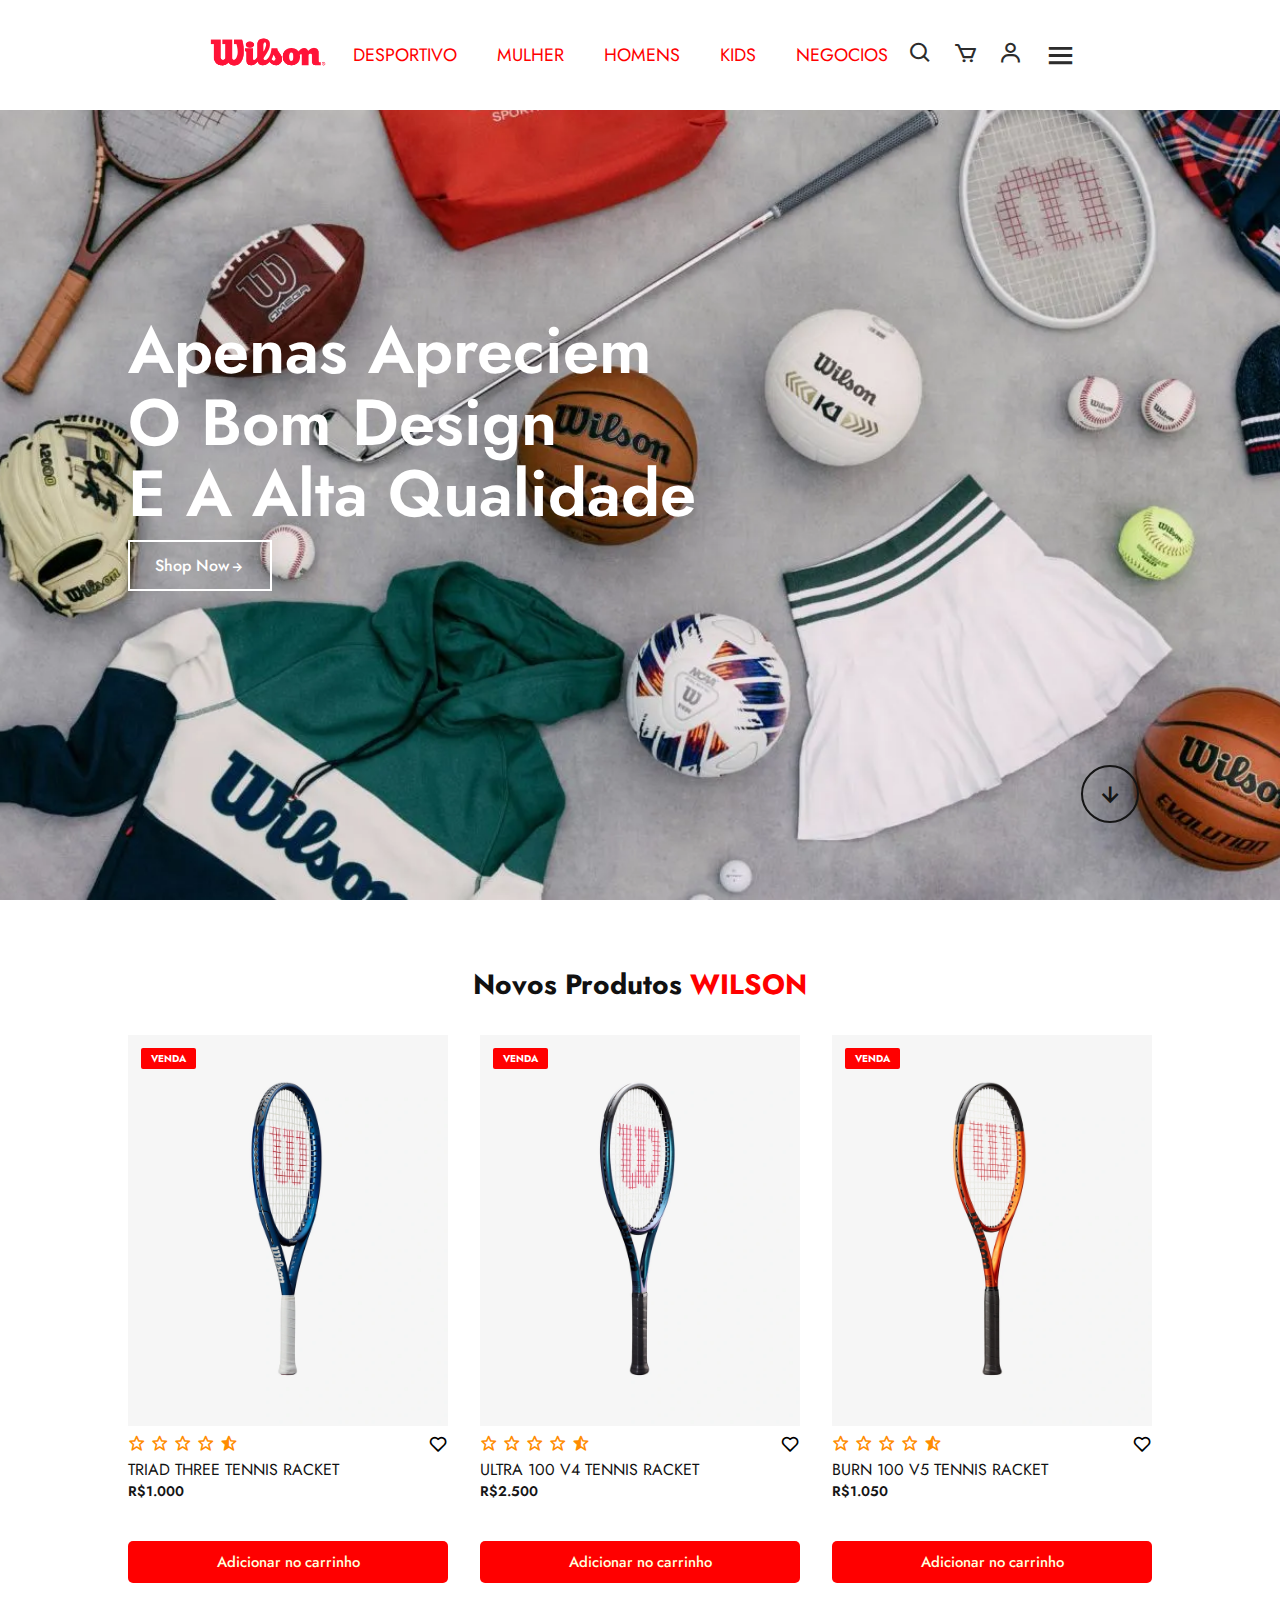
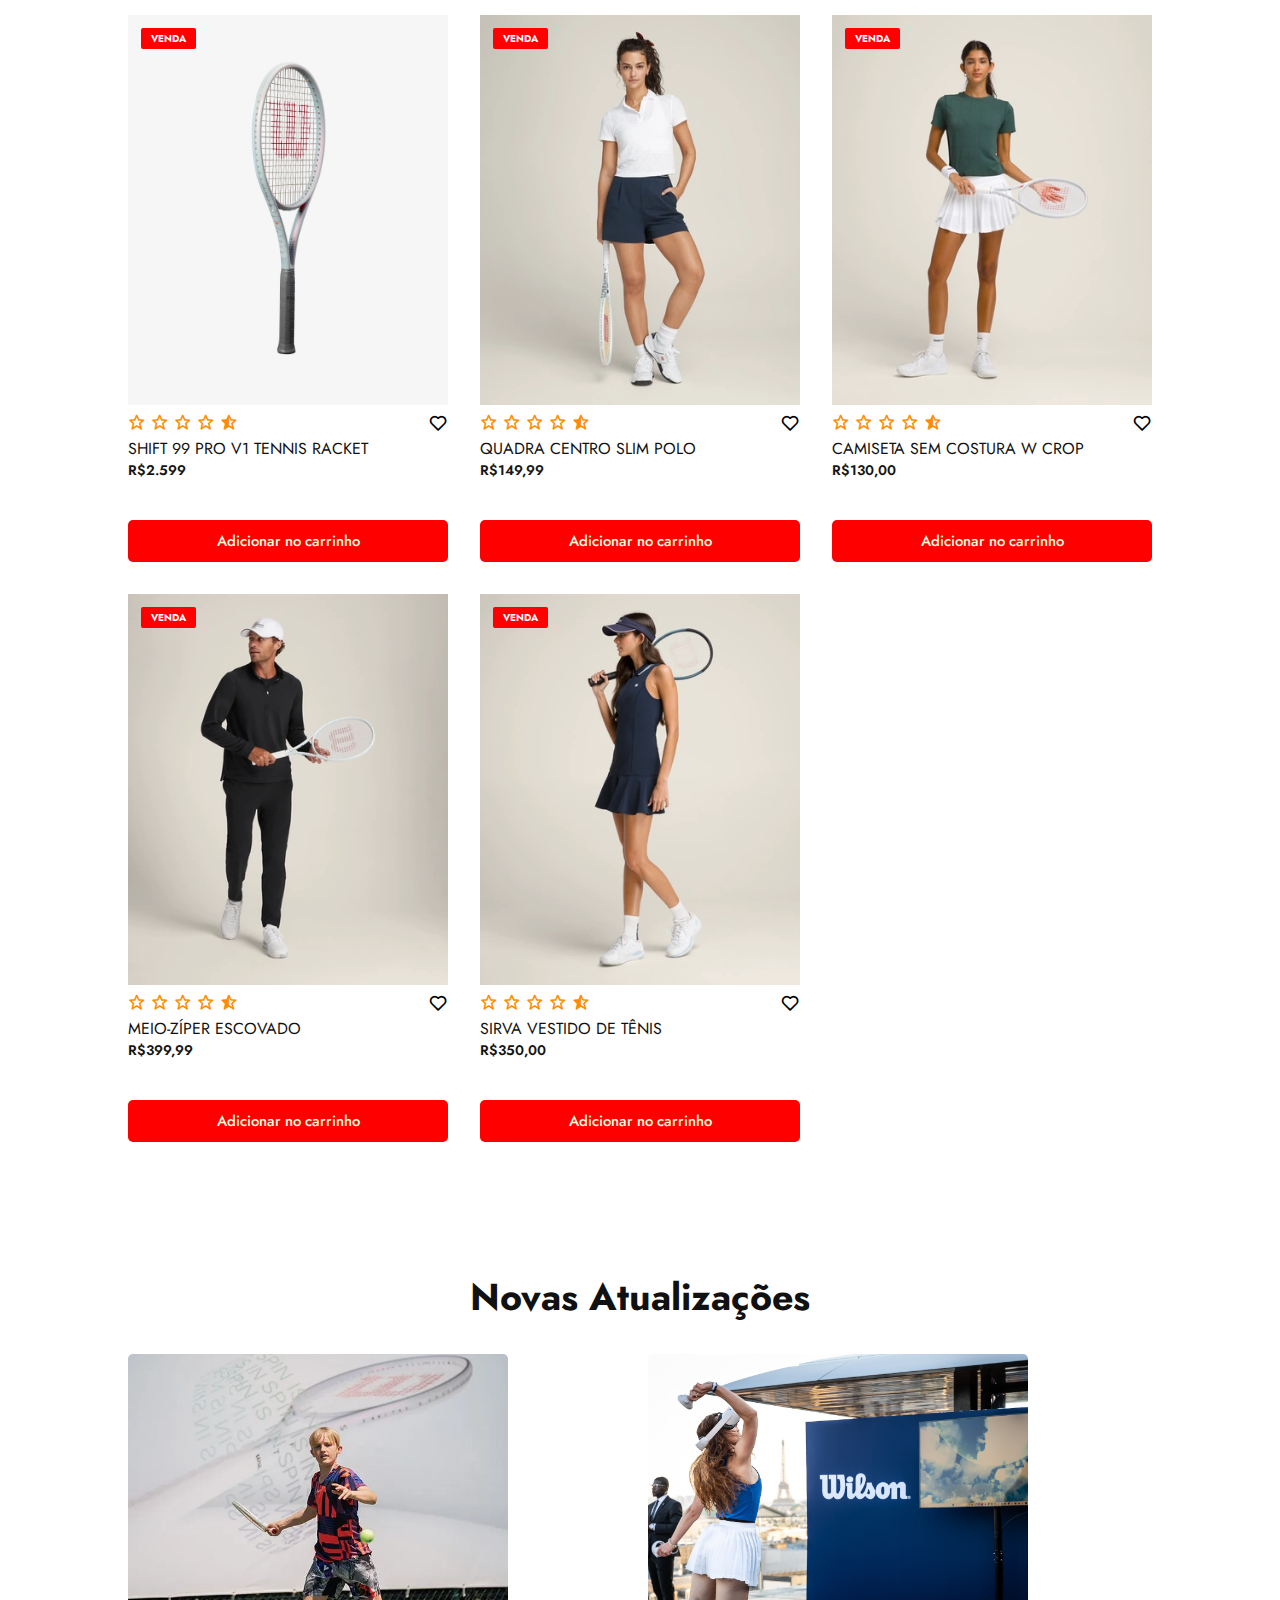
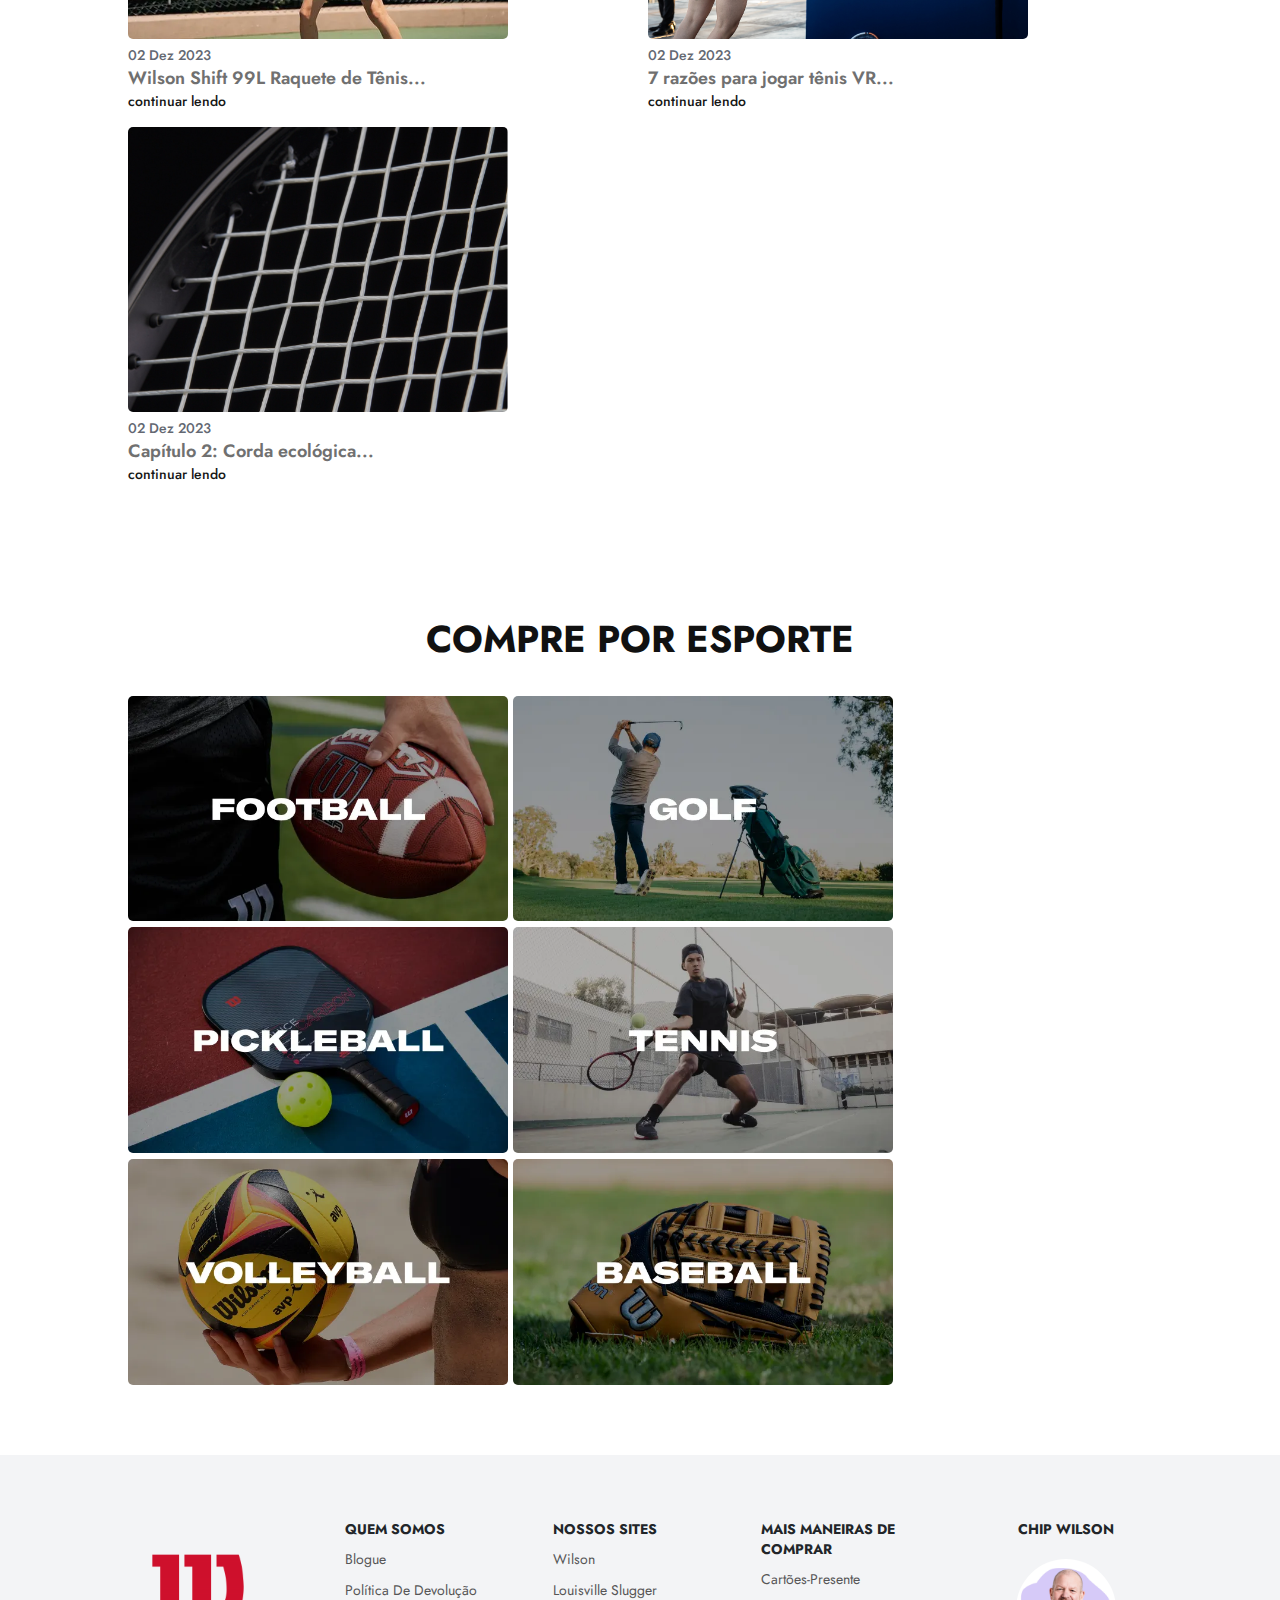
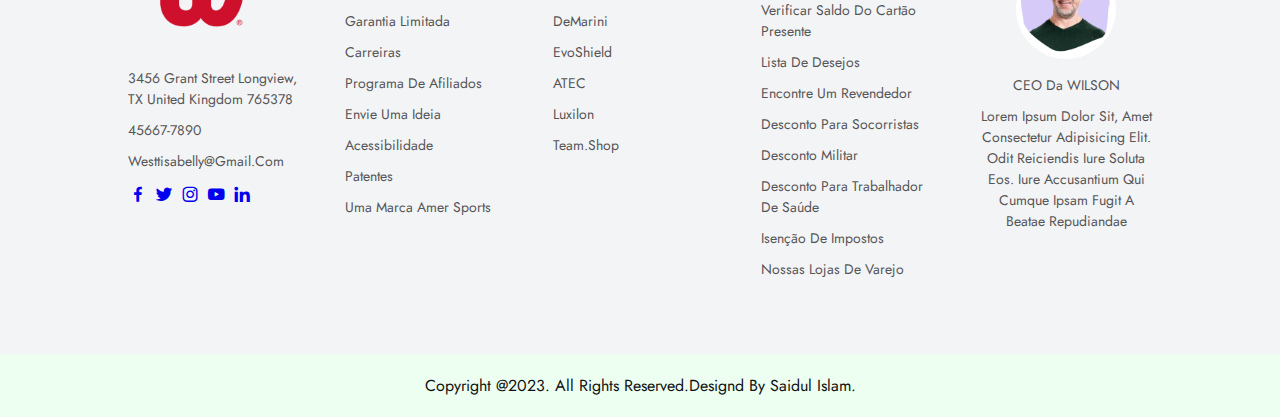
<file: index.html>
<!DOCTYPE html>
<html lang="pt-br">
<head>
    <meta charset="UTF-8">
    <meta name="viewport" content="width=device-width, initial-scale=1.0">
    <title>WILSON</title>
    <link rel="stylesheet" href="style.css">
    <link href='https://unpkg.com/boxicons@2.1.4/css/boxicons.min.css' rel='stylesheet'>
    <link rel="preconnect" href="https://fonts.googleapis.com">
<link rel="preconnect" href="https://fonts.gstatic.com" crossorigin>
<link href="https://fonts.googleapis.com/css2?family=Jost:wght@100;200;300;400;500;600;700&display=swap" rel="stylesheet">

</head>
<body>
    
    <header> 
          <nav class="nav"> 
            
        <a href="#" class="logo"><img src="logo-wilson-256.png" alt=""></a>


        <ul class= "navmenu">
            <li><a href= "#" >DESPORTIVO</a></li>
            <li><a href= "#" >MULHER</a></li>
            <li><a href= "#" >HOMENS</a></li>
            <li><a href= "#" >KIDS</a></li>
            <li><a href= "#" >NEGOCIOS</a></li>
           
        </ul>

          
        <div class="nav-icon">

            <a href= "#" ><i class='bx bx-search'></i></a>
                <a href= "#" ><i class='bx bx-cart'></i></a>
                    <a href= "index2.html"  ><i class='bx bx-user'></i></a>

                    
              
                <div class= "bx bx-menu" id="menu-icon"></div>
                   
            </div>
            
          </nav> 

    </header>
    


    <section class="main-home">
        <div class="main-text">
            
<h1>Apenas apreciem <br> o bom design  <br>e a alta qualidade</h1>


<a href= "#trending" class="main-btn">Shop Now<i class='bx bx-right-arrow-alt'></i></a>
        </div>
        <div class="down-arrow">
            <a href="#trending" class="down"><i class= 'bx bx-down-arrow-alt'></i></a>
        </div>
    </section>

    

    <section class="trending-product" id="trending">
        <div class="center-text">
            <h2>Novos produtos <span>WILSON</span></h2>
        </div>
        <div class="product">
            <div class="row">
                <img src="WR056511U__c8b090e2dbffee979a1808ba581117b3.webp" alt="" class="product-img">
        
                <div class="product-text">
                    <h5>venda</h5>
            </div>
                <div class="heart-icon">
                    <i class='bx bx-heart'></i>
                </div>
                <div class="ratting">
                    <i class= 'bx bx-star' ></i>
                    <i class= 'bx bx-star' ></i>
                    <i class= 'bx bx-star' ></i>
                    <i class= 'bx bx-star' ></i>
                    <i class= 'bx bxs-star-half' ></i>

                </div>
                <div class="price">
                    <h4>TRIAD THREE TENNIS RACKET</h4>
                    <p>R$1.000</p>
                </div>
                <div class="compra">
                    <button><a href="#">Adicionar no carrinho</a></button>
                </div>
            </div>

                <div class="row">
                    <img src="raquet2.webp" alt="" class="product-img">
                
                    <div class="product-text">
                        <h5>venda</h5>
                    </div>
                    <div class="heart-icon">
                        <i class='bx bx-heart'></i>
                    </div>
                    <div class="ratting">
                        <i class='bx bx-star' ></i>
                        <i class='bx bx-star' ></i>
                        <i class='bx bx-star' ></i>
                        <i class='bx bx-star' ></i>
                        <i class='bx bxs-star-half' ></i>
    
                    </div>
                    <div class="price">
                        <h4>ULTRA 100 V4 TENNIS RACKET</h4>
                        <p>R$2.500</p>
                    </div>
                    <div class="compra">
                        <button><a href="#">Adicionar no carrinho</a></button>
                    </div>
                </div>

                    <div class="row">
                        <img src="raquet3.webp" alt="" class="product-img">
                    
                        <div class="product-text">
                            <h5>venda</h5>
                        </div>
                        <div class="heart-icon">
                            <i class='bx bx-heart'></i>
                        </div>
                        <div class="ratting">
                            <i class='bx bx-star' ></i>
                            <i class='bx bx-star' ></i>
                            <i class='bx bx-star' ></i>
                            <i class='bx bx-star' ></i>
                            <i class='bx bxs-star-half' ></i>
        
                        </div>
                        <div class="price">
                            <h4>BURN 100 V5 TENNIS RACKET</h4>
                            <p>R$1.050</p>
                        </div>
                        <div class="compra">
                            <button><a href="#">Adicionar no carrinho</a></button>
                        </div>
                    </div>

                        <div class="row">
                            <img src="raquet4.webp" alt="" class="product-img">
                    
                            <div class="product-text">
                                <h5>venda</h5>
                            </div>
                            <div class="heart-icon">
                                <i class='bx bx-heart'></i>
                            </div>
                            <div class="ratting">
                                <i class='bx bx-star' ></i>
                                <i class='bx bx-star' ></i>
                                <i class='bx bx-star' ></i>
                                <i class='bx bx-star' ></i>
                                <i class='bx bxs-star-half' ></i>
            
                            </div>
                            <div class="price">
                                <h4>SHIFT 99 PRO V1 TENNIS RACKET</h4>
                                <p> R$2.599</p>
                            </div> 
                            <div class="compra">
                                <button><a href="#">Adicionar no carrinho</a></button>
                            </div>
                        </div> 

                        <div class="row">
                            <img src="WL1132104__00be9f2c0c4e98473ac7552ad5416e88.webp" alt="" class="product-img">
                    
                            <div class="product-text">
                                <h5>venda</h5>
                            </div>
                            <div class="heart-icon">
                                <i class='bx bx-heart'></i>
                            </div>
                            <div class="ratting">
                                <i class='bx bx-star' ></i>
                                <i class='bx bx-star' ></i>
                                <i class='bx bx-star' ></i>
                                <i class='bx bx-star' ></i>
                                <i class='bx bxs-star-half' ></i>
            
                            </div>
                            <div class="price">
                                <h4>QUADRA CENTRO SLIM POLO</h4>
                                <p> R$149,99</p>
                            </div> 
                            <div class="compra">
                                <button><a href="#">Adicionar no carrinho</a></button>
                            </div>
                        </div> 



                        <div class="row">
                            <img src="camiseta.webp" alt="" class="product-img">
                    
                            <div class="product-text">
                                <h5>venda</h5>
                            </div>
                            <div class="heart-icon">
                                <i class='bx bx-heart'></i>
                            </div>
                            <div class="ratting">
                        <i class='bx bx-star' ></i>
                              <i class='bx bx-star' ></i>
                               <i class='bx bx-star' ></i>
                               <i class='bx bx-star' ></i>
                               <i class='bx bxs-star-half' ></i>
            
                            </div>
                            <div class="price">
                                <h4>CAMISETA SEM COSTURA W CROP</h4>
                                <p> R$130,00</p>
                            </div> 
                            <div class="compra">
                                <button><a href="#">Adicionar no carrinho</a></button>
                            </div>
                        </div> 

                        <div class="row">
                            <img src="camiseta2.webp" alt="" class="product-img">
                             
                            <div class="product-text">
                                <h5>venda</h5>
                            </div>
                            <div class="heart-icon">
                                <i class='bx bx-heart'></i>
                            </div>
                            <div class="ratting">
                                <i class='bx bx-star' ></i>
                                <i class='bx bx-star' ></i>
                                <i class='bx bx-star' ></i>
                                <i class='bx bx-star' ></i>
                                <i class='bx bxs-star-half' ></i>
            
                            </div>
                            <div class="price">
                                <h4>MEIO-ZÍPER ESCOVADO</h4>
                                <p> R$399,99</p>
                            </div> 
                            <div class="compra">
                                <button><a href="#">Adicionar no carrinho</a></button>
                            </div>
                         </div>  


                        <div class="row">
                            <img src="vestido.webp" alt="" class="product-img">
                            
                            <div class="product-text">
                                <h5>venda</h5>
                            </div>
                            <div class="heart-icon">
                                <i class='bx bx-heart'></i>
                            </div>
                            <div class="ratting">
                                <i class='bx bx-star' ></i>
                                <i class='bx bx-star' ></i>
                                <i class='bx bx-star' ></i>
                                <i class='bx bx-star' ></i>
                                <i class='bx bxs-star-half' ></i>
            
                            </div>
                            <div class="price">
                                <h4>SIRVA VESTIDO DE TÊNIS </h4>
                                <p> R$350,00</p>
                            </div> 
                            <div class="compra">
                                <button><a href="#">Adicionar no carrinho</a></button>
                               
                            </div>
                         </div> 
                         
        </div>
     </section>

    
    <section class="Update-news">
        <div class="up-center-text">
            <h2>Novas Atualizações</h2>
        </div>

        <div class="update-cart">
            <div class="cart">
                <img src="JR_2_TEASER_640x480.webp" alt="">
                <h5>02 Dez 2023</h5>
                <h4>Wilson Shift 99L Raquete de Tênis... </h4>
             <h6>continuar lendo</h6>
             </div>

             <div class="cart">
                <img src="PREVIEW (7).webp" alt="">
                <h5>02 Dez 2023</h5>
                <h4>7 razões para jogar tênis VR... </h4>
                
             <h6>continuar lendo</h6>

            </div>
             <div class="cart">
                <img src="PREVIEW (8).webp" alt="">
                <h5>02 Dez 2023</h5>
                <h4>Capítulo 2: Corda ecológica...</h4>
             
             <h6>continuar lendo</h6>
             
                    </div>
        </div>
    </section>

   

    <section class="esport">
        <div class="sport">
            <h2>COMPRE POR ESPORTE</h2>
        </div>
        <div class="tennis">
           
            <img src="640x380_Nav_Football_0.webp" alt=""></a>
            <img src="640x380_Nav_Golf_0.webp" alt="">
            <img src="640x380_Nav_Pickleball_0.webp" alt="">
            <img src="640x380_Nav_Tennis_0.webp" alt="">
            <img src="640x380_Nav_Volleyball_0.webp" alt="">
            <img src="MicrosoftTeams-image (17)_2.webp" alt="">
        </div>
    </section>

   

    <section class="contact">
        <div class="contact-info">
            <div class="first-info">
            <img src="wilson-logo-0-768x784.png" alt="">
    
        
            <p>3456 Grant Street Longview, <br> TX united kingdom 765378</p>
            <p>45667-7890</p>
            <p>westtisabelly@gmail.com </p>
    
             <div class="social-icon">
                <a href="#"><i class='bx bxl-facebook'></i></a>
                <a href="#"><i class='bx bxl-twitter' ></i></a>
                <a href="#"><i class='bx bxl-instagram' ></i></a>
                <a href="#"><i class='bx bxl-youtube' ></i></a>
                <a href="#"><i class='bx bxl-linkedin' ></i></a>
             </div>
            </div>

        <div class="second-info">
            <h4>Quem somos</h4>
            
<p>Blogue</p>
<p>Política de devolução</p>
<p>Garantia limitada</p>
<p>Carreiras</p>
<p>Programa de Afiliados</p>
<p>Envie uma Ideia</p>
<p>Acessibilidade</p>
<p>Patentes</p>
<p>uma marca Amer Sports</p>
</div>

        <div class="third-info">
            <h4> Nossos Sites</h4>
            
            <p>Wilson </p>
            <p>Louisville Slugger</p>
            <p>DeMarini</p>
            <p>EvoShield </p>
            <p>ATEC </p>
            <p>Luxilon </p>
            <p>Team.Shop</p>
        </div>

        <div class="fourth-info">
            <h4> Mais maneiras de comprar</h4>
            
            <p>Cartões-presente  <p></p>
            <p>Verificar Saldo do Cartão Presente</p>
            <p>Lista de desejos </p>
            <p>Encontre um revendedor </p>
            <p>Desconto para socorristas </p>
            <p>Desconto Militar </p>
            <p>Desconto para Trabalhador de Saúde </p>
            <p>Isenção de Impostos </p>
            <p>Nossas Lojas de Varejo </p>
        </div>

        
            <div class="reviews">
                <h4>Chip Wilson</h4>
                <img src="R.png" alt="">
                <p>CEO da WILSON</p>
                <p>Lorem ipsum dolor sit, amet consectetur adipisicing elit. <br> Odit reiciendis iure soluta eos.
                     Iure accusantium qui cumque ipsam fugit a beatae repudiandae <br> 
    
            </div>
            
                    
        </div>
        </div>
    </div>
    </section>

    

    <div class="end-text">
        <p>Copyright @2023. All Rights Reserved.Designd By Saidul Islam. </p>
    </div>

    <script src="java.js"></script>
</body>
</html>
</file>
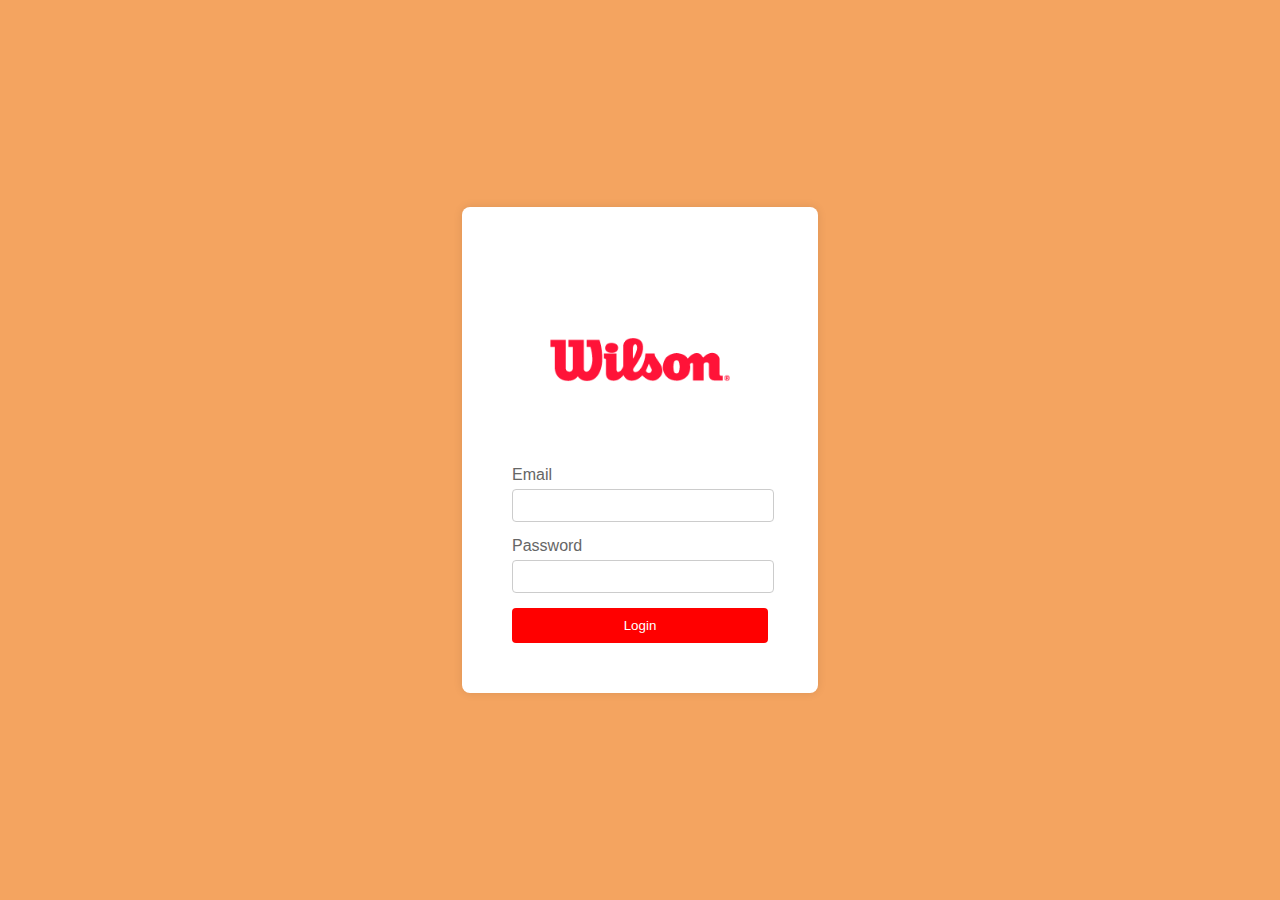
<file: index2.html>
<!DOCTYPE html>
<html lang="pt-br">
<head>
    <meta charset="UTF-8">
    <meta name="viewport" content="width=device-width, initial-scale=1.0">
    <title>Document</title>
    <link rel="stylesheet" href="style2.css">
</head>
<body>
    <div class="container">
        <form class="login-form">
            <div class="logo-img">
                <img src="logo-wilson-256.png" alt="">
            </div>
          <!-- <h2>Login</h2> -->
          <div class="input-container">
            <label for="Email">Email</label>
            <input type="text" id="Email" name="Email" required>
          </div>
          <div class="input-container">
            <label for="password">Password</label>
            <input type="password" id="password" name="password" required>
          </div>
          <button type="submit">Login</button>
        </form>
    </div>
</body>
</html>
</file>
<file: style.css>
*{
    margin: 0;
    padding: 0;
    box-sizing: border-box;
    scroll-behavior: smooth;
    font-family: 'Jost', sans-serif;
    list-style: none;
    text-decoration: none;
}
.body{
   width: auto;
   height: auto;
align-items: center;
}


 header{
    position: fixed;
    width: 100%;
    top: 0;
    right: 0;
    z-index: 1000;
    display: flex;
    align-items: center;
    justify-content: space-between;
    padding: 20px 10%;
    background: #fff;
     padding-inline: 16px; 
 }

 .logo img{
     max-width: 130px;
    height: auto;  
      font-size: 48px; 
    
 } 

.nav{
   max-width: 1280px;
   height: 70px;
   margin-inline: auto;
   display: flex;
   justify-content: space-between;
   align-items: center;

   
}

 .navmenu{
   display:flex ;
   
   
 }
 .navmenu a{ 
    color: red;
    font-size: 18px;
    text-transform: capitalize;
    padding: 10px 20px;
    font-weight: 400;
    padding-block: 16px;
    transition: all .42s ease;
 }
 .navmenu a:hover{
    color: black;
 }
 .nav-icon{
    display: flex;  
    align-items: center;
    
    

 }
 .nav-icon i{
    margin-right: 20px;
    color: #2c2c2c;
    font-size: 25px;
    font-weight: 400;
    transition: all .42s ease;
   
 }
 .nav-icon i:hover{
    transform: scale(1.1);
    color: red;

 }
    #menu-icon{
        font-size: 35px;
        color: #2c2c2c;
        z-index: 10001;
        cursor: pointer;
    }


    section{
        padding: 5% 10%;
    }
    .main-home {
         width: 100%;
         height: 100vh;  
        background-image: url(11_29_Homepage_Banner_Gifts.webp );
        background-position: center;
        background-size: cover;
        display: grid;
       grid-template-columns: repeat(1, 1fr); 
        align-items: center;
   

    }
   
    .main-text h1{
        color: #fff;
        font-size: 65px;
        text-transform: capitalize;
        line-height: 1.1;
        font-weight: 600;
        margin: 6px 0 10px;
    }
   
        
.main-btn{
    display: inline-block;
    color: #fff;
    font-size: 16px;
    font-weight: 500;
    text-transform: capitalize;
    border: 2px solid #fff;
    padding: 12px 25px;
    transition: all .42s ease;
}
 .main-btn:hover{
    background-color: #111;
    color: #fff;
    

 }
 .btn{
    padding: 10px 20px;
    font-size: 15px;
    color: #fff;
    background-color: red;
 border-radius: 5px; 
    cursor: pointer;
    transition: all 0.3s ease;
    border: #fff;
 }
 .btn:hover{
    background-color: #000;

 }
 .main-btn i{
    vertical-align: middle;
 }
 .down-arrow{
    position: absolute;
    top: 85%;
    right: 11%;
 } 
 .down i{
    font-size: 30px;
    color: #151515;
    border: 2px solid #151515;
    border-radius: 50px;
    padding: 12px 12px;
 }
 .down i:hover{
    background-color: #2c2c2c;
    color: #fff;
    transition: all .42s ease;
 }
 header.sticky{
    background-color: #fff;
    padding: 20px 10%;
    box-shadow: 0px 0px 10px rgb(0 0 0 / 10%);
 }

 

 .center-text h2 {
    color: #111;
    font-size: 28px;
    text-transform: capitalize;
    text-align: center;
    margin-bottom: 30px;
 }
    .center-text span{
        color: red;
    }
    .product{
        display: grid;
        grid-template-columns: repeat(auto-fit, minmax(260px, auto));
        gap: 2rem;
    }

    
    

    .row{
        position: relative;
        transition: all .30s ;
    }
    .row img{
        width: 100%;
        height: auto;
        transition: all .30s;
    }

    .row img:hover{
        transform: scale(0.9);
    }

      .product-text{
         position: absolute;
         top: 13px;
         left: 13px;
         color: #fff;
         font-size: 12px;
         font-weight: 500;
         text-transform: uppercase;
         background-color: red;
         padding: 3px 10px;
         border-radius: 2px;
      }
      .heart-icon{
         position: absolute;
         right: 0;
         font-size: 20px;
      }
      .heart-icon:hover{
         color: red;
      }

      

      .ratting {
         color: #ff8c00;
         font-size: 18px;

      }
      .price h4{ 
         color: #111;
         font-size: 16px;
         text-transform: capitalize;
         font-weight: 400;


      }
         .price p {
            color: #151515;
            font-size: 14px;
            font-weight: 600;
         }
           .container{
            width: 80%;
            height: 80vh;
            display: flex;
            box-shadow: 5px 5px 10px rgba(0, 0, 0, .212); 

           }
         
      
            .client-reviews{
               background-color: #fff;
            }
            .reviews{
               text-align: center;
            }

          
               .reviews img{
                  width: 100px;
                  height: auto;
                  border-radius: 50%;
                  margin: 10px 0;
               }
               .form-imag{
                  width: 50%;
                  display: flex;
                  justify-content: center;
                  align-items: center;
                  padding: 1rem;        
               
               }
               .form-imag img{
                  width: 31rem;

               }
               
               .forma{
                  width: 50%;
                  display: flex;
                  justify-content: center;
                  align-items: center;
                  flex-direction: column;
                  background-color: #fff;
                  padding: 3rem;
                           
               }
               .forma-header{
                  margin-bottom: 3rem;
                  display: flex;
                  justify-content: space-between;
               }
             .login-button{
              align-items: center;
              display: flex;
             }
             
              .forma-header h1::after{
            
               content: '';
               display: block;
               width: 5rem;
               height: 0.3rem;
               color: black;
              }

            
               .input-group{
                display: flex;
               flex-wrap: wrap; 
               justify-content: space-between;
               padding: 1rem 0;
              } 
              .input-box{
               display: flex;
                margin-bottom: 1.1rem; 
               flex-direction: column;
              }
              
              .input-box input{
                margin: 0.6rem 0;
                padding: 0.8rem 1.2rem;
                border: none;
                border-radius: 5px;
                box-shadow: 1px 1px 6px #000001;

              }
              .input-box input:hover{
                background-color: #eeeeee75;

              }
              .input-box input:focus-visible{
               outline: 1px solid #000001;
                
              }
              .input-box label,
              .gender-input h6{
               font-size: 0,7;
               font-weight: 600;
               color: #000000c0;

              }
              .input-box input::placeholder{
               color: #000;
            
              }

              .gender-group{
               display: flex;
               justify-content: space-between;
               margin-top: 0.62rem;
               padding: 0 0.5rem;
              }
              .gender-input{
               display: flex;
               align-items: center;
              }
              
              .gender-input input{
               margin-right: 0.35rem;

              }
              .gender-input label{
               font-size: 0.81rem;
               font-weight: 600;
               color: #000000c0;
              }
              .compra button{
               width: 100%;
               margin-top: 2.5rem;
               border: none;
               background-color: red;
               padding: 0.62rem;
               border-radius: 5px;
               cursor: pointer;
              }
              .compra button:hover{
               background-color: #000;
              }

              .compra button a{
               text-decoration: none;
               font-size: 0.93rem;
               font-weight: 500 ;
               color: #ffd;
              }
               
              
             .continua-button button{
               width: 100%;
               margin-top: 2.5rem;
               border: none;
               background-color: red;
               padding: 0.62rem;
               border-radius: 5px;
               cursor: pointer;
              
             }

              .continua-button button:hover{
               background-color: #000;
             } 

             /* .nav-icon a ::selection{
               background: transparent; 
             }  */


             .continua-button button a{
               text-decoration: none;
               font-size: 0.93rem;
               font-weight: 500 ;
               color: #ffd;
             } 
              
               .container{
                  width: 90%;
                  height: 90vh;
                  display: flex;
                  
            
                  
               }
               .title h1{
                   color: red;
                   font-size: 30px;
                  text-transform: capitalize;
                margin-bottom: 30px;
                  
               }

              
                  .sport{
                     text-align: center;
                     color: #111;
                     font-size: 25px;
                     text-transform: capitalize;
                     font-weight: 700;
                     margin-bottom: 30px;
                  }
                 .tennis img{
                  width: 380px;
                  height: auto;
                  border-radius: 5px;
                  transition: all .40s
                 } 
                 .tennis img:hover{
                  transform: scale(0.9);
                  
              }

             

              .up-center-text{
               text-align: center;
               color: #111;
               font-size: 25px;
               text-transform: capitalize;
               font-weight: 700;
               margin-bottom: 30px;

            }
                 
                 .cart img{
                  width: 380px;
                  height: auto;
                  border-radius: 5px;
                 }
                  .update-cart{
                     display: grid;
                     grid-template-columns: repeat(auto-fit, minmax(380px, auto));
                     gap: 1rem;
                  }
                  .cart h5{
                     color: #636872;
                     font-size: 14px;
                     text-transform: capitalize;
                     font-weight: 500;
                  }
                  .cart h4{
                     color: #707070;
                     font-size: 18px;
                     font-weight: 600;

                  }
                  .cart p{
                     color: #707070;
                     font-size: 15px;
                     max-width: 380px;
                     line-height: 25px;
                     margin-bottom: 12px;
                  }
                     .cart h6{
                        color: #151515;
                        font-size: 14px;
                        font-weight: 500;
                     }

                    
                     

                        .contact{
                           background-color: #f3f4f6;
                        }

                         .contact-info{
                           display: grid;
                           grid-template-columns: repeat(auto-fit, minmax(160px, auto));
                           gap: 3rem;
                         }
                         .first-info img{
                           width: 140px;
                           height: auto;
                         }
                         .contact-info h4{
                           color: #212529;
                           font-size: 14px;
                           text-transform:uppercase;
                           margin-bottom: 10px;
                         }

                           .contact-info p{
                              color: #565656;
                              font-size: 14px;
                              font-weight: 400;
                              text-transform: capitalize;
                              line-height: 1.5;
                              margin-bottom: 10px;
                              cursor: pointer;
                              transition: all .42s;
                           }
                           .contact-info p:hover{
                              color: red;
                           }
                           .social-icon{
                             color: #565656;
                             margin-right: 10px;
                             font-size: 20px;
                             transition: all .42;
                              }
                              .social-icon i:hover{
                                 transform: scale(1.3);

                              }

                            

                              .end-text{
                                 background-color: #edfff1;
                                 text-align: center;
                                 padding: 20px;
                              }

                                 .end-text p{
                                    color: #111;
                                    text-transform: capitalize;
                                 }

                                

                                 @media(max-width:900px){
                                    header{
                                       padding: 20px 3%;
                                       transition: .4s;
                                    }

                                 }
                                 @media(max-width:630px){
                                    .main-text h1{
                                       font-size:50px ;
                                       transition: .4s;
                                    
                                    }
                                    .main-text p{
                                       font-size: 18px ;
                                       transition: .4s;
                                       
                                    }
                                    .main-btn{
                                       padding: 10px 20px;
                                       transition: .4s;
                                 
                                    }
                                    .esport img{
                                       width: 300px;
                                       height: auto;
                                       justify-content: center;
                                       grid-template-columns: 1fr;
                                    }
                                    .Update-news img{
                                       width: 300px;
                                       height: auto;
                                       justify-content: center;
                                       grid-template-columns: 1fr;
                                    }
                                   .Update-news h4{
                                    font-size: 18px;
                                    transition: .4s;
                                   }
                                      

                                      }
                                 
                                    
                                    
                                 @media(max-width:720px){
                                    .navmenu{
                                       position: absolute;
                                       top: 100%;
                                       right: -100%;
                                       width: 300px;
                                       height: 130vh;
                                       background: #f3f4f6;
                                       display: flex;
                                       flex-direction: column;
                                       align-items: center;
                                       padding: 120px 30px;
                                       transition: all .42s;
                                       display: flex;
                                    }
                                    .navmenu a{
                                      
                                       display: block;
                                       font-size: 24px;
                                       margin: 18px 0;
                                       display: flex;
                                    }
                                    
                                    .navmenu.open{
                                       
                                       right: 0;
                                       display: flex;
                                    }
                                    
                                    }

                                    @media screen and (max-width: 1330px){
                                       .form-imag {
                                          display: none;

                                       }
                                       .container{
                                        width: 50%; 
                                       
                                       }
                                       .forma{
                                          width: 100%;
                                       }
                                    }
                                  @media screen and (max-width: 1064px) {
                                    .conteiner{
                                       width: auto;
                                       height: auto;
                                    
                                    }
                                    
                                    }
</file>
<file: style2.css>
body {
    font-family: Arial, sans-serif;
    margin: 0;
    padding: 0;
    display: flex;
    justify-content: center;
    align-items: center;
    height: 100vh;
    background-color: #F4A460;
  }
 .logo-img img{
    width: 80%;
    
}
  
  
  .container {
    background-color: #fff;
    padding: 50px;
    border-radius: 8px;
    box-shadow: 0 0 10px rgba(0, 0, 0, 0.1);
  }

  
  .login-form {
    max-width: 300px;
    margin: 0 auto;
    text-align: center;
    
    
  }
  
  h2 {
    margin-bottom: 20px;
    color: #333;
  }
  
  .input-container {
    margin-bottom: 15px;
  }
  
  label {
    display: block;
    text-align: left;
    margin-bottom: 5px;
    color: #666;
  }
  
  input[type="text"],
  input[type="password"] {
    width: calc(100% - 12px);
    padding: 8px;
    border: 1px solid #ccc;
    border-radius: 4px;
  }
  
  button {
    width: 100%;
    padding: 10px;
    background-color: red;
    border: none;
    border-radius: 4px;
    color: white;
    cursor: pointer;
    transition: background-color 0.3s ease;
  }
  
  button:hover {
    background-color: darkred;
  }
</file>
